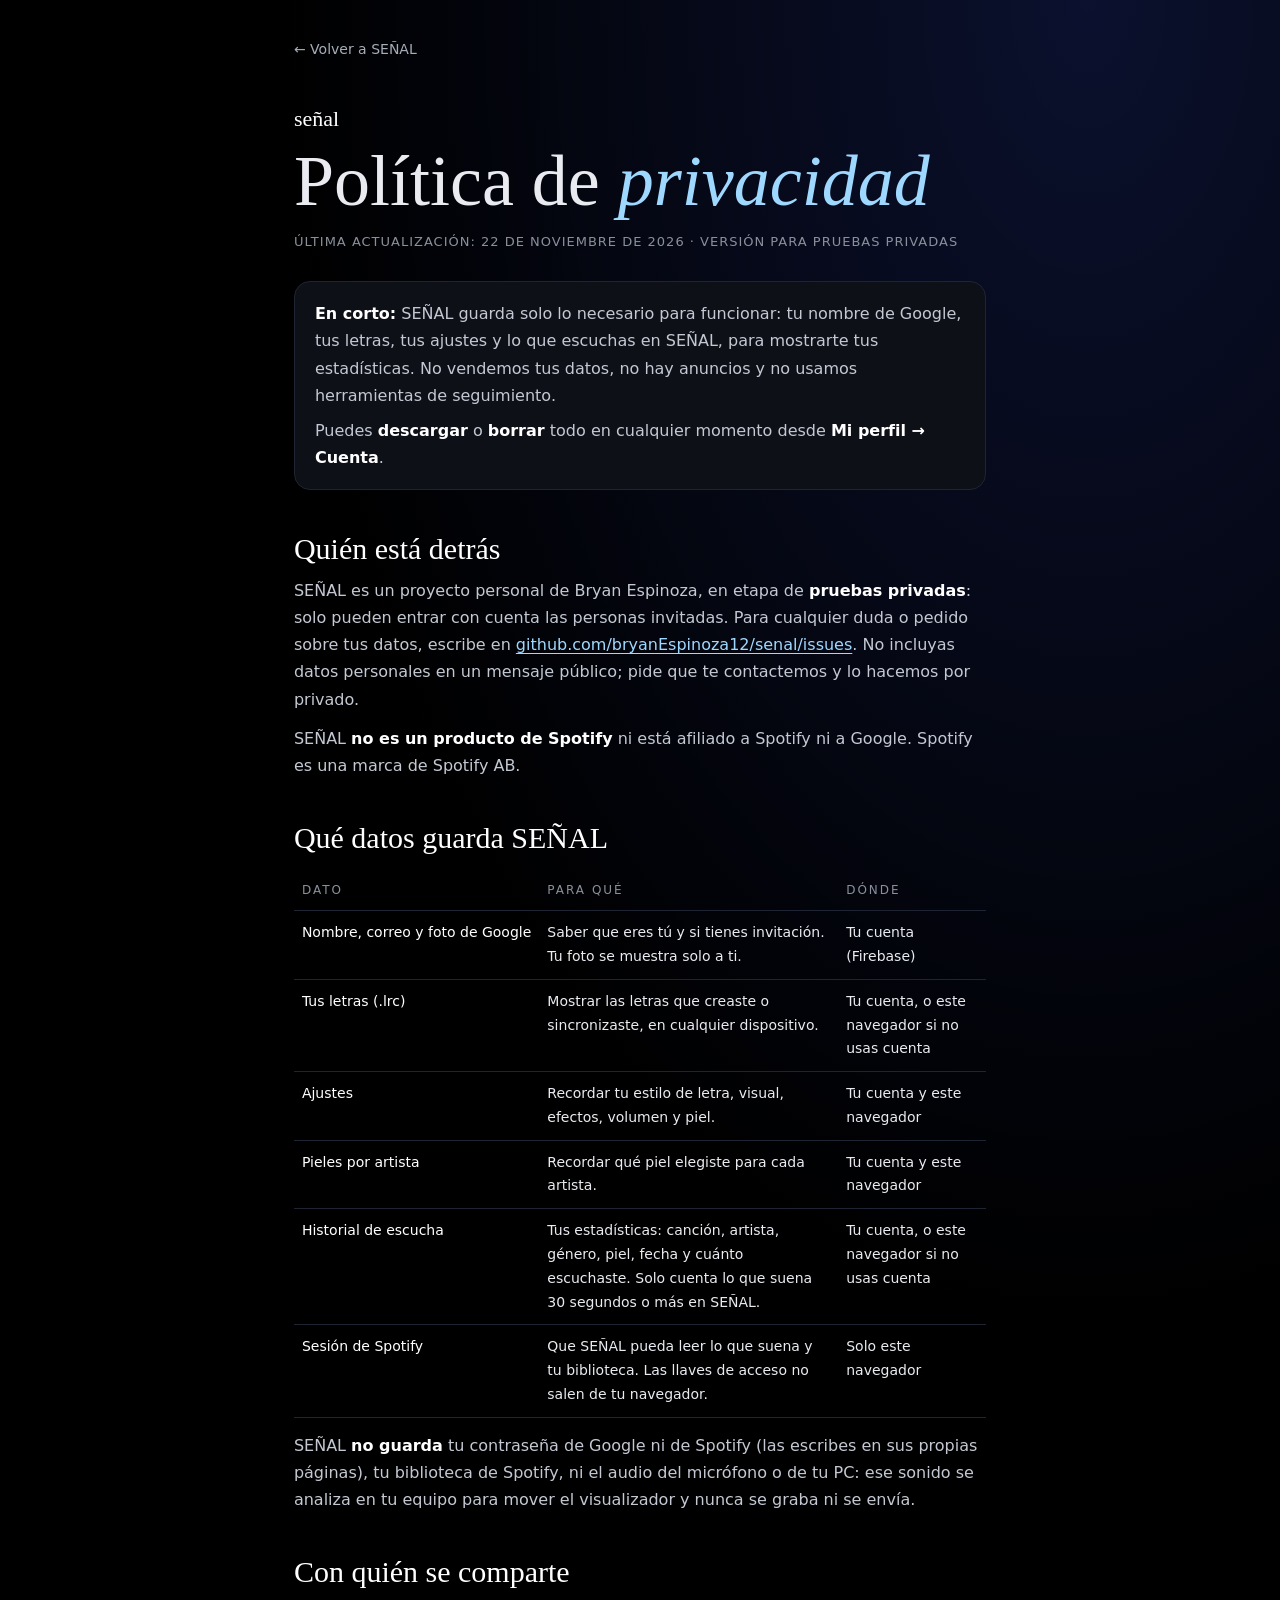
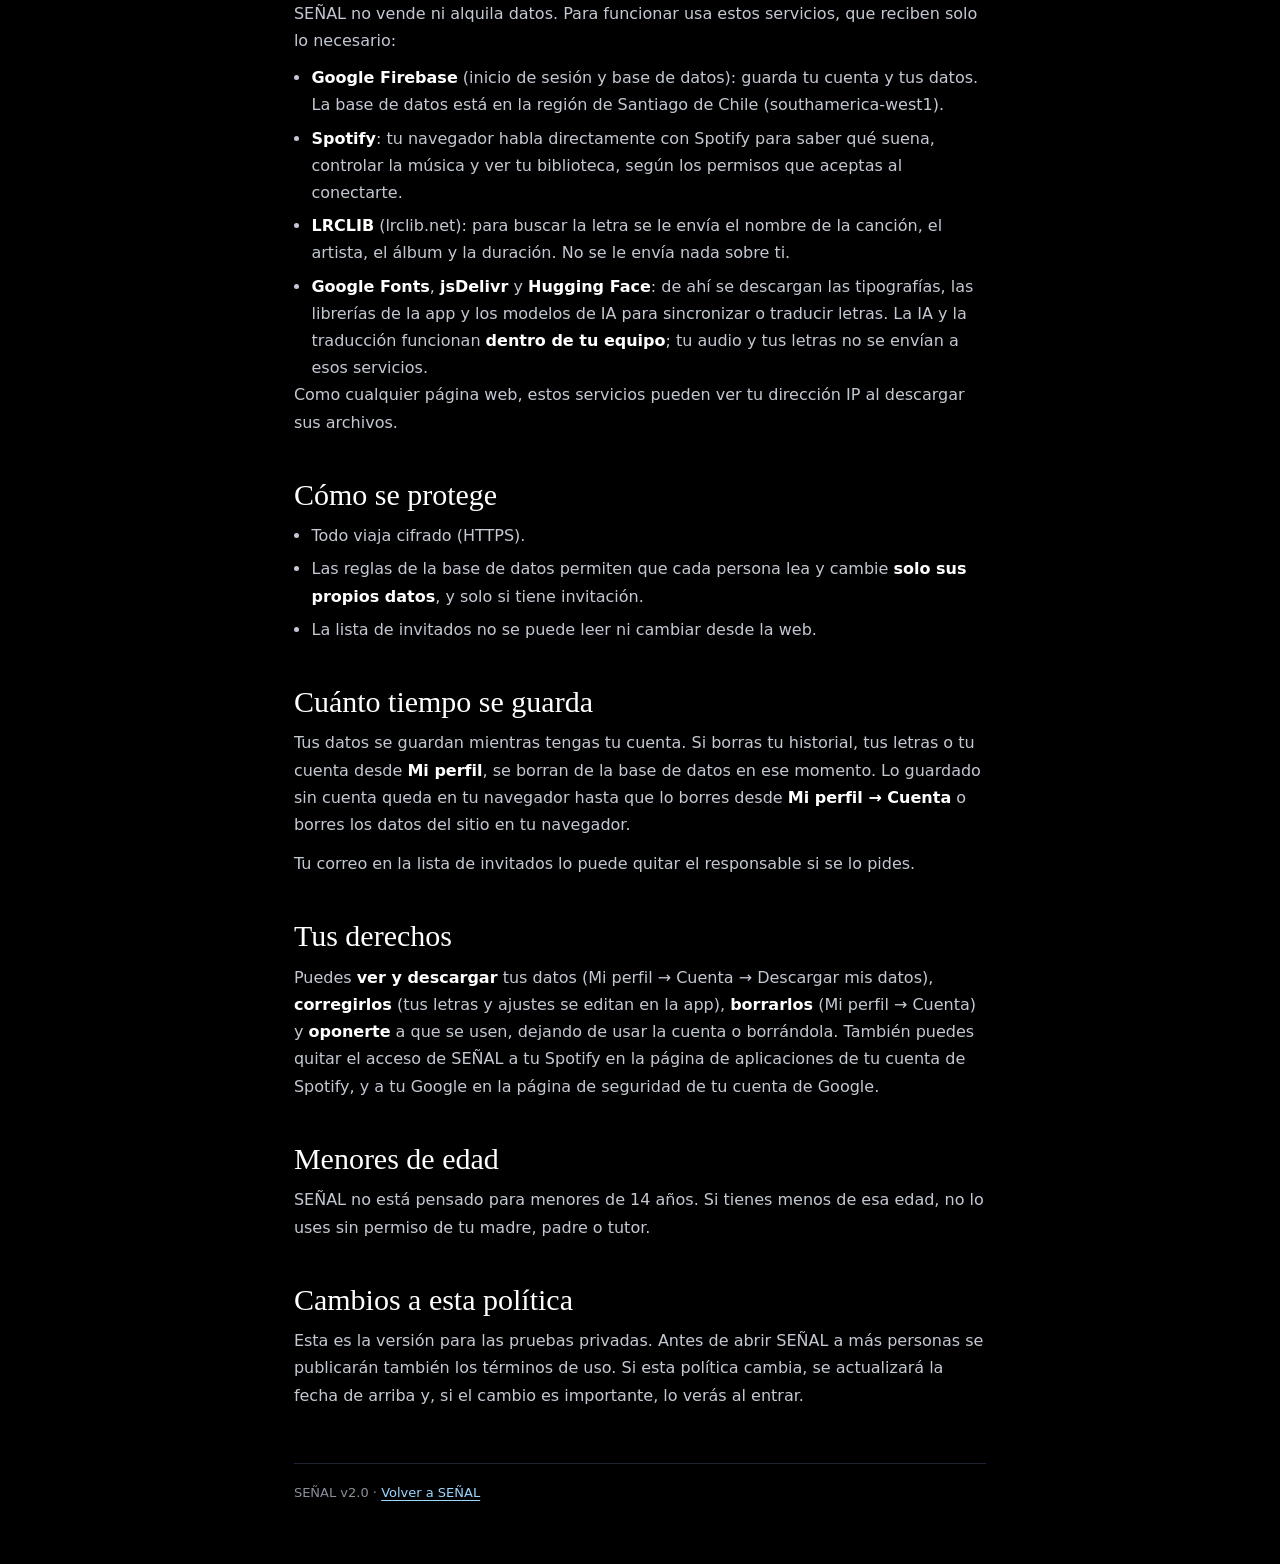
<file: privacidad.html>
<!DOCTYPE html>
<html lang="es">
<head>
<meta charset="UTF-8">
<meta name="viewport" content="width=device-width, initial-scale=1, viewport-fit=cover">
<meta name="theme-color" content="#000000">
<meta http-equiv="Content-Security-Policy" content="default-src 'self'; img-src 'self'; style-src 'self' 'unsafe-inline' https://fonts.googleapis.com; font-src https://fonts.gstatic.com; object-src 'none'; base-uri 'self'; form-action 'none'">
<title>Privacidad · SEÑAL</title>
<link rel="icon" type="image/png" sizes="32x32" href="iconos/favicon-32.png">
<link rel="apple-touch-icon" href="iconos/apple-touch-icon.png">
<link rel="preconnect" href="https://fonts.googleapis.com">
<link rel="preconnect" href="https://fonts.gstatic.com" crossorigin>
<link href="https://fonts.googleapis.com/css2?family=Inter:wght@400;500;600&family=Instrument+Serif:ital@0;1&family=Rock+Salt&display=swap" rel="stylesheet">
<style>
*{box-sizing:border-box;margin:0;padding:0}
html{background:#000;color:#e9ebf0;font:16px/1.7 'Inter',system-ui,sans-serif;-webkit-text-size-adjust:100%}
body{padding:max(28px,env(safe-area-inset-top)) 22px max(60px,env(safe-area-inset-bottom));
  background:radial-gradient(90% 60% at 85% 0%,rgba(61,92,255,.18),transparent 70%) no-repeat}
main{max-width:68ch;margin:0 auto}
a{color:#9fd8ff;text-underline-offset:3px}
a:focus-visible{outline:2px solid #9fd8ff;outline-offset:3px;border-radius:4px}
.volver{display:inline-block;font-size:14px;color:#a7adb8;text-decoration:none;padding:10px 0}
.volver:hover{color:#fff}
.marca{font-family:'Rock Salt',cursive;font-size:22px;margin-top:28px;color:#fff}
h1{font-family:'Instrument Serif',Georgia,serif;font-weight:normal;font-size:clamp(44px,9vw,72px);line-height:1;margin:8px 0 14px}
h1 i{color:#9fd8ff}
.fecha{font-size:13px;color:#8a909b;letter-spacing:1px}
.resumen{margin:28px 0 8px;padding:18px 20px;border-radius:16px;background:#0e1018;border:1px solid #1f2433}
.resumen p+p{margin-top:8px}
h2{font-family:'Instrument Serif',Georgia,serif;font-weight:normal;font-size:30px;line-height:1.15;margin:42px 0 10px;color:#fff}
p,li{color:#c3c8d2}
p+p{margin-top:12px}
ul{margin:10px 0 0 1.1em}
li+li{margin-top:6px}
b{color:#fff;font-weight:600}
table{width:100%;border-collapse:collapse;margin-top:14px;font-size:14px}
th,td{text-align:left;padding:10px 8px;border-bottom:1px solid #1f2433;vertical-align:top}
th{color:#8a909b;font-weight:500;font-size:12px;letter-spacing:2px;text-transform:uppercase}
td:first-child{color:#fff;white-space:nowrap}
.pie{margin-top:54px;padding-top:18px;border-top:1px solid #1f2433;font-size:13px;color:#8a909b}
@media(max-width:560px){td:first-child{white-space:normal}table{font-size:13px}}
</style>
</head>
<body>
<main>
  <a class="volver" href="./">← Volver a SEÑAL</a>
  <p class="marca">señal</p>
  <h1>Política de <i>privacidad</i></h1>
  <p class="fecha">ÚLTIMA ACTUALIZACIÓN: 22 DE NOVIEMBRE DE 2026 · VERSIÓN PARA PRUEBAS PRIVADAS</p>

  <div class="resumen">
    <p><b>En corto:</b> SEÑAL guarda solo lo necesario para funcionar: tu nombre de Google, tus letras, tus ajustes y lo que escuchas en SEÑAL, para mostrarte tus estadísticas. No vendemos tus datos, no hay anuncios y no usamos herramientas de seguimiento.</p>
    <p>Puedes <b>descargar</b> o <b>borrar</b> todo en cualquier momento desde <b>Mi perfil → Cuenta</b>.</p>
  </div>

  <h2>Quién está detrás</h2>
  <p>SEÑAL es un proyecto personal de Bryan Espinoza, en etapa de <b>pruebas privadas</b>: solo pueden entrar con cuenta las personas invitadas. Para cualquier duda o pedido sobre tus datos, escribe en <a href="https://github.com/bryanEspinoza12/senal/issues" rel="noopener">github.com/bryanEspinoza12/senal/issues</a>. No incluyas datos personales en un mensaje público; pide que te contactemos y lo hacemos por privado.</p>
  <p>SEÑAL <b>no es un producto de Spotify</b> ni está afiliado a Spotify ni a Google. Spotify es una marca de Spotify AB.</p>

  <h2>Qué datos guarda SEÑAL</h2>
  <table>
    <thead><tr><th>Dato</th><th>Para qué</th><th>Dónde</th></tr></thead>
    <tbody>
      <tr><td>Nombre, correo y foto de Google</td><td>Saber que eres tú y si tienes invitación. Tu foto se muestra solo a ti.</td><td>Tu cuenta (Firebase)</td></tr>
      <tr><td>Tus letras (.lrc)</td><td>Mostrar las letras que creaste o sincronizaste, en cualquier dispositivo.</td><td>Tu cuenta, o este navegador si no usas cuenta</td></tr>
      <tr><td>Ajustes</td><td>Recordar tu estilo de letra, visual, efectos, volumen y piel.</td><td>Tu cuenta y este navegador</td></tr>
      <tr><td>Pieles por artista</td><td>Recordar qué piel elegiste para cada artista.</td><td>Tu cuenta y este navegador</td></tr>
      <tr><td>Historial de escucha</td><td>Tus estadísticas: canción, artista, género, piel, fecha y cuánto escuchaste. Solo cuenta lo que suena 30 segundos o más en SEÑAL.</td><td>Tu cuenta, o este navegador si no usas cuenta</td></tr>
      <tr><td>Sesión de Spotify</td><td>Que SEÑAL pueda leer lo que suena y tu biblioteca. Las llaves de acceso no salen de tu navegador.</td><td>Solo este navegador</td></tr>
    </tbody>
  </table>
  <p style="margin-top:14px">SEÑAL <b>no guarda</b> tu contraseña de Google ni de Spotify (las escribes en sus propias páginas), tu biblioteca de Spotify, ni el audio del micrófono o de tu PC: ese sonido se analiza en tu equipo para mover el visualizador y nunca se graba ni se envía.</p>

  <h2>Con quién se comparte</h2>
  <p>SEÑAL no vende ni alquila datos. Para funcionar usa estos servicios, que reciben solo lo necesario:</p>
  <ul>
    <li><b>Google Firebase</b> (inicio de sesión y base de datos): guarda tu cuenta y tus datos. La base de datos está en la región de Santiago de Chile (southamerica-west1).</li>
    <li><b>Spotify</b>: tu navegador habla directamente con Spotify para saber qué suena, controlar la música y ver tu biblioteca, según los permisos que aceptas al conectarte.</li>
    <li><b>LRCLIB</b> (lrclib.net): para buscar la letra se le envía el nombre de la canción, el artista, el álbum y la duración. No se le envía nada sobre ti.</li>
    <li><b>Google Fonts</b>, <b>jsDelivr</b> y <b>Hugging Face</b>: de ahí se descargan las tipografías, las librerías de la app y los modelos de IA para sincronizar o traducir letras. La IA y la traducción funcionan <b>dentro de tu equipo</b>; tu audio y tus letras no se envían a esos servicios.</li>
  </ul>
  <p>Como cualquier página web, estos servicios pueden ver tu dirección IP al descargar sus archivos.</p>

  <h2>Cómo se protege</h2>
  <ul>
    <li>Todo viaja cifrado (HTTPS).</li>
    <li>Las reglas de la base de datos permiten que cada persona lea y cambie <b>solo sus propios datos</b>, y solo si tiene invitación.</li>
    <li>La lista de invitados no se puede leer ni cambiar desde la web.</li>
  </ul>

  <h2>Cuánto tiempo se guarda</h2>
  <p>Tus datos se guardan mientras tengas tu cuenta. Si borras tu historial, tus letras o tu cuenta desde <b>Mi perfil</b>, se borran de la base de datos en ese momento. Lo guardado sin cuenta queda en tu navegador hasta que lo borres desde <b>Mi perfil → Cuenta</b> o borres los datos del sitio en tu navegador.</p>
  <p>Tu correo en la lista de invitados lo puede quitar el responsable si se lo pides.</p>

  <h2>Tus derechos</h2>
  <p>Puedes <b>ver y descargar</b> tus datos (Mi perfil → Cuenta → Descargar mis datos), <b>corregirlos</b> (tus letras y ajustes se editan en la app), <b>borrarlos</b> (Mi perfil → Cuenta) y <b>oponerte</b> a que se usen, dejando de usar la cuenta o borrándola. También puedes quitar el acceso de SEÑAL a tu Spotify en la página de aplicaciones de tu cuenta de Spotify, y a tu Google en la página de seguridad de tu cuenta de Google.</p>

  <h2>Menores de edad</h2>
  <p>SEÑAL no está pensado para menores de 14 años. Si tienes menos de esa edad, no lo uses sin permiso de tu madre, padre o tutor.</p>

  <h2>Cambios a esta política</h2>
  <p>Esta es la versión para las pruebas privadas. Antes de abrir SEÑAL a más personas se publicarán también los términos de uso. Si esta política cambia, se actualizará la fecha de arriba y, si el cambio es importante, lo verás al entrar.</p>

  <p class="pie">SEÑAL v2.0 · <a href="./">Volver a SEÑAL</a></p>
</main>
</body>
</html>
</file>
